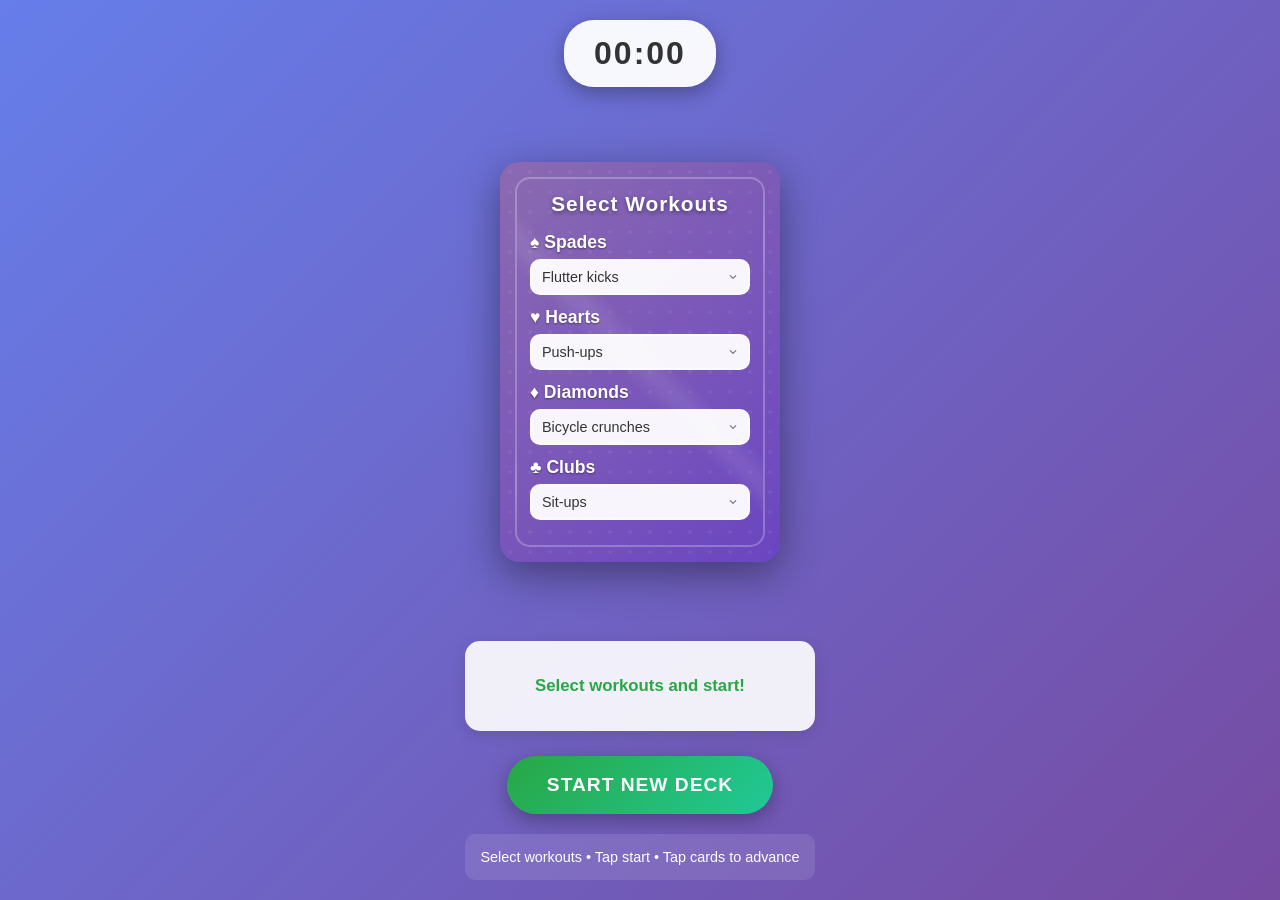
<file: index.html>
<!DOCTYPE html>
<html lang="en">
<head>
    <meta charset="UTF-8">
    <meta name="viewport" content="width=device-width, initial-scale=1.0, maximum-scale=1.0, user-scalable=no">
    <title>Workout Card Deck</title>
    <link rel="stylesheet" href="style.css">
    <link rel="manifest" href="manifest.json">
    <meta name="theme-color" content="#2196F3">
    <meta name="apple-mobile-web-app-capable" content="yes">
    <meta name="apple-mobile-web-app-status-bar-style" content="default">
    <meta name="apple-mobile-web-app-title" content="Card Deck">
</head>
<body>
    <div class="container">
        <!-- Confetti container for celebration animation -->
        <div id="confettiContainer" class="confetti-container"></div>
        
        <header>
            <div class="timer" id="timer">00:00</div>
        </header>

        <main>
            <div class="card-display" id="cardDisplay">
                <!-- Card Back - Workout Selection Interface -->
                <div class="card-back" id="cardBack">
                    <h3>Select Workouts</h3>
                    <div class="workout-selectors">
                        <div class="selector-group">
                            <label class="suit-label">♠️ Spades</label>
                            <select id="spadesWorkout" class="workout-select">
                                <option value="Push-ups">Push-ups</option>
                                <option value="Sit-ups">Sit-ups</option>
                                <option value="Bicycle crunches">Bicycle crunches</option>
                                <option value="Flutter kicks" selected>Flutter kicks</option>
                                <option value="Squats">Squats</option>
                                <option value="Bulgarian split squats">Bulgarian split squats</option>
                                <option value="Reverse lunges">Reverse lunges</option>
                                <option value="Mountain climbers">Mountain climbers</option>
                                <option value="Dips">Dips</option>
                            </select>
                        </div>
                        
                        <div class="selector-group">
                            <label class="suit-label">♥️ Hearts</label>
                            <select id="heartsWorkout" class="workout-select">
                                <option value="Push-ups" selected>Push-ups</option>
                                <option value="Sit-ups">Sit-ups</option>
                                <option value="Bicycle crunches">Bicycle crunches</option>
                                <option value="Flutter kicks">Flutter kicks</option>
                                <option value="Squats">Squats</option>
                                <option value="Bulgarian split squats">Bulgarian split squats</option>
                                <option value="Reverse lunges">Reverse lunges</option>
                                <option value="Mountain climbers">Mountain climbers</option>
                                <option value="Dips">Dips</option>
                            </select>
                        </div>
                        
                        <div class="selector-group">
                            <label class="suit-label">♦️ Diamonds</label>
                            <select id="diamondsWorkout" class="workout-select">
                                <option value="Push-ups">Push-ups</option>
                                <option value="Sit-ups">Sit-ups</option>
                                <option value="Bicycle crunches" selected>Bicycle crunches</option>
                                <option value="Flutter kicks">Flutter kicks</option>
                                <option value="Squats">Squats</option>
                                <option value="Bulgarian split squats">Bulgarian split squats</option>
                                <option value="Reverse lunges">Reverse lunges</option>
                                <option value="Mountain climbers">Mountain climbers</option>
                                <option value="Dips">Dips</option>
                            </select>
                        </div>
                        
                        <div class="selector-group">
                            <label class="suit-label">♣️ Clubs</label>
                            <select id="clubsWorkout" class="workout-select">
                                <option value="Push-ups">Push-ups</option>
                                <option value="Sit-ups" selected>Sit-ups</option>
                                <option value="Bicycle crunches">Bicycle crunches</option>
                                <option value="Flutter kicks">Flutter kicks</option>
                                <option value="Squats">Squats</option>
                                <option value="Bulgarian split squats">Bulgarian split squats</option>
                                <option value="Reverse lunges">Reverse lunges</option>
                                <option value="Mountain climbers">Mountain climbers</option>
                                <option value="Dips">Dips</option>
                            </select>
                        </div>
                    </div>
                </div>

                <!-- Regular Card - Hidden initially -->
                <div class="card clickable hidden" id="currentCard">
                    <div class="card-content">
                        <div class="suit" id="cardSuit">♠</div>
                        <div class="value" id="cardValue">A</div>
                        <div class="suit bottom" id="cardSuitBottom">♠</div>
                    </div>
                </div>
            </div>

            <div class="stats">
                <p id="cardCounter" class="hidden">Card <span id="currentCardNumber">1</span> of <span id="totalCards">52</span></p>
                <p id="deckStatus">Select workouts and start!</p>
            </div>

            <div class="controls">
                <button id="startResetBtn" class="btn primary">Start New Deck</button>
            </div>
        </main>

        <footer>
            <p>Select workouts • Tap start • Tap cards to advance</p>
        </footer>
    </div>

    <script src="script.js"></script>
</body>
</html>
</file>
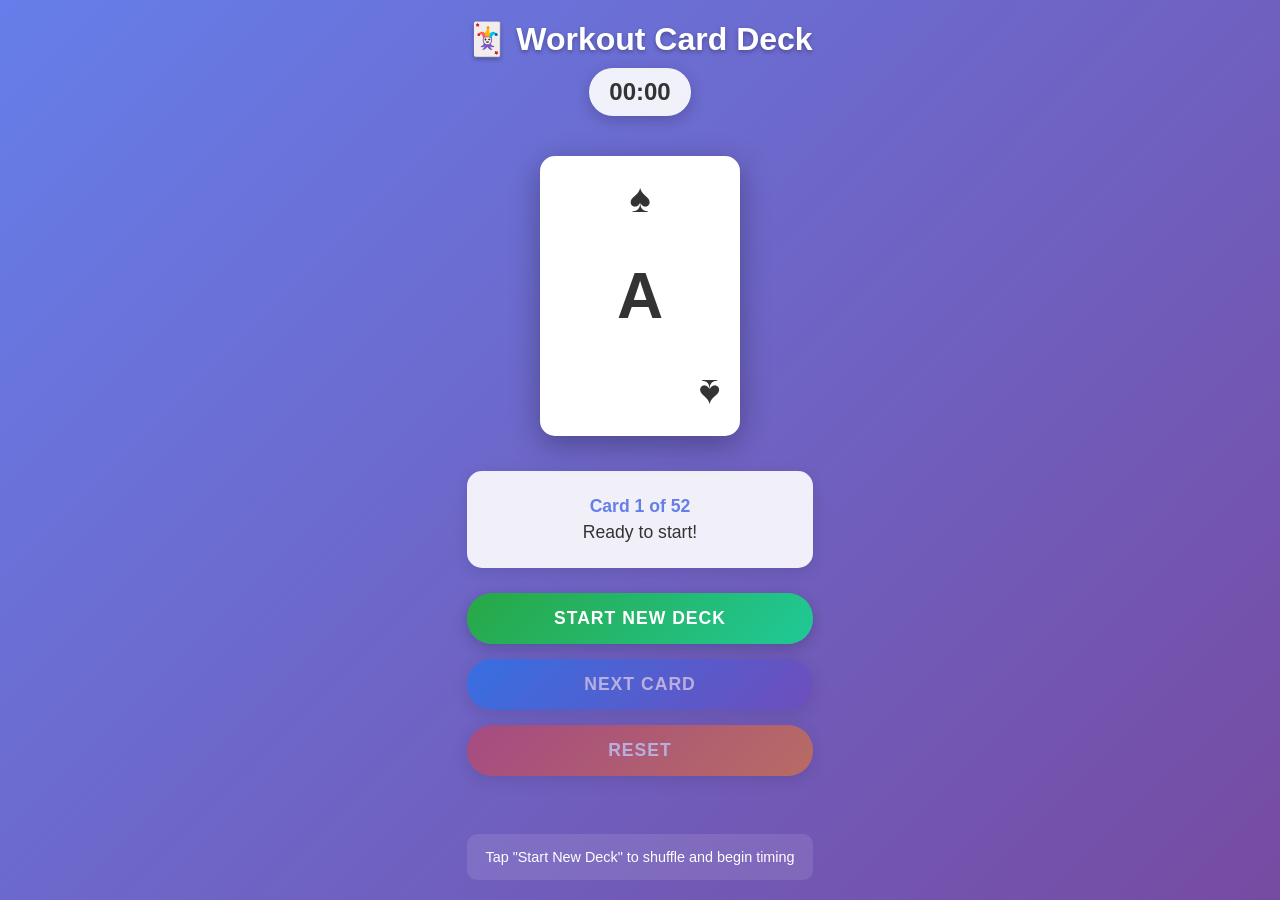
<file: deckofcards/index.html>
<!DOCTYPE html>
<html lang="en">
<head>
    <meta charset="UTF-8">
    <meta name="viewport" content="width=device-width, initial-scale=1.0">
    <title>Workout Card Deck</title>
    <link rel="stylesheet" href="style.css">
    <link rel="manifest" href="manifest.json">
    <meta name="theme-color" content="#2196F3">
    <meta name="apple-mobile-web-app-capable" content="yes">
    <meta name="apple-mobile-web-app-status-bar-style" content="default">
    <meta name="apple-mobile-web-app-title" content="Card Deck">
</head>
<body>
    <div class="container">
        <header>
            <h1>🃏 Workout Card Deck</h1>
            <div class="timer" id="timer">00:00</div>
        </header>

        <main>
            <div class="card-display" id="cardDisplay">
                <div class="card" id="currentCard">
                    <div class="card-content">
                        <div class="suit" id="cardSuit">♠</div>
                        <div class="value" id="cardValue">A</div>
                        <div class="suit bottom" id="cardSuitBottom">♠</div>
                    </div>
                </div>
            </div>

            <div class="stats">
                <p>Card <span id="currentCardNumber">1</span> of <span id="totalCards">52</span></p>
                <p id="deckStatus">Ready to start!</p>
            </div>

            <div class="controls">
                <button id="startBtn" class="btn primary">Start New Deck</button>
                <button id="nextBtn" class="btn secondary" disabled>Next Card</button>
                <button id="resetBtn" class="btn danger" disabled>Reset</button>
            </div>
        </main>

        <footer>
            <p>Tap "Start New Deck" to shuffle and begin timing</p>
        </footer>
    </div>

    <script src="script.js"></script>
</body>
</html>
</file>
<file: style.css>
/* Card Deck PWA Styles - Mobile-First Design */

* {
    margin: 0;
    padding: 0;
    box-sizing: border-box;
    /* Disable text selection on all elements */
    -webkit-user-select: none;
    -moz-user-select: none;
    -ms-user-select: none;
    user-select: none;
    /* Disable context menu on long press */
    -webkit-touch-callout: none;
}

body {
    font-family: -apple-system, BlinkMacSystemFont, 'Segoe UI', Roboto, sans-serif;
    background: linear-gradient(135deg, #667eea 0%, #764ba2 100%);
    color: #333;
    min-height: 100vh;
    display: flex;
    flex-direction: column;
    /* Prevent mobile zoom only - allow natural scrolling */
    touch-action: manipulation;
}

.container {
    max-width: 400px;
    margin: 0 auto;
    padding: 20px;
    display: flex;
    flex-direction: column;
    min-height: 100vh;
}

/* Header - Simplified to just timer */
header {
    text-align: center;
    margin-bottom: 20px;
}

.timer {
    background: rgba(255, 255, 255, 0.95);
    color: #333;
    font-size: 2rem;
    font-weight: bold;
    padding: 15px 30px;
    border-radius: 30px;
    display: inline-block;
    box-shadow: 0 6px 20px rgba(0,0,0,0.3);
    letter-spacing: 2px;
}

/* Utility Classes */
.hidden {
    display: none !important;
}

/* Main Content */
main {
    flex: 1;
    display: flex;
    flex-direction: column;
    gap: 25px;
}

/* Card Display - Much larger cards */
.card-display {
    display: flex;
    justify-content: center;
    align-items: center;
    flex: 1;
    min-height: 400px;
}

/* Card Back Styles */
.card-back {
    width: 280px;
    height: 400px;
    background: linear-gradient(135deg, #8b6bb1 0%, #6b46c1 100%);
    border-radius: 20px;
    box-shadow: 0 12px 40px rgba(0,0,0,0.4);
    display: flex;
    flex-direction: column;
    padding: 30px;
    color: white;
    position: relative;
    overflow: hidden;
}

/* Traditional playing card back pattern */
.card-back::before {
    content: '';
    position: absolute;
    top: 0;
    left: 0;
    right: 0;
    bottom: 0;
    background-image: 
        radial-gradient(circle at 25% 25%, rgba(255,255,255,0.15) 2px, transparent 2px),
        radial-gradient(circle at 75% 25%, rgba(255,255,255,0.15) 2px, transparent 2px),
        radial-gradient(circle at 25% 75%, rgba(255,255,255,0.15) 2px, transparent 2px),
        radial-gradient(circle at 75% 75%, rgba(255,255,255,0.15) 2px, transparent 2px);
    background-size: 40px 40px;
    opacity: 0.4;
    z-index: 1;
}

/* Decorative border pattern */
.card-back::after {
    content: '';
    position: absolute;
    top: 15px;
    left: 15px;
    right: 15px;
    bottom: 15px;
    border: 2px solid rgba(255,255,255,0.25);
    border-radius: 15px;
    z-index: 1;
    background: linear-gradient(45deg, 
        transparent 45%, 
        rgba(255,255,255,0.08) 49%, 
        rgba(255,255,255,0.08) 51%, 
        transparent 55%
    );
}

.card-back > * {
    position: relative;
    z-index: 2;
}

.card-back h3 {
    text-align: center;
    font-size: 1.3rem;
    margin-bottom: 16px;
    color: white;
    text-shadow: 0 2px 4px rgba(0,0,0,0.4);
    font-weight: bold;
    letter-spacing: 1px;
}

/* Completion mode - hide workout selectors but keep card back */
.card-back.completion-mode .workout-selectors {
    display: none;
}

.card-back.completion-mode h3 {
    text-align: center;
    font-size: 2rem;
    margin: 0;
    display: flex;
    align-items: center;
    justify-content: center;
    height: 100%;
}

/* Press animation for completion card - same as regular cards */
.card-back.completion-mode:hover {
    transform: translateY(-3px);
    box-shadow: 0 15px 50px rgba(0,0,0,0.5);
}

.card-back.completion-mode:active {
    transform: translateY(-1px);
    box-shadow: 0 8px 30px rgba(0,0,0,0.4);
}

.card-back.completion-mode.pressed {
    transform: translateY(-2px) scale(1.02);
    box-shadow: 0 10px 35px rgba(0,0,0,0.5);
    transition: all 0.1s ease;
}

.workout-selectors {
    display: flex;
    flex-direction: column;
    gap: 12px;
    flex: 1;
}

.selector-group {
    display: flex;
    flex-direction: column;
    gap: 6px;
}

.suit-label {
    font-size: 1.1rem;
    font-weight: bold;
    color: white;
    text-shadow: 0 1px 2px rgba(0,0,0,0.4);
    display: flex;
    align-items: center;
    gap: 8px;
}

.workout-select {
    padding: 8px 10px;
    border: 2px solid rgba(255,255,255,0.4);
    border-radius: 10px;
    background: rgba(255,255,255,0.95);
    color: #333;
    font-size: 0.9rem;
    font-weight: 500;
    cursor: pointer;
    transition: all 0.3s ease;
    appearance: none;
    background-image: url("data:image/svg+xml,%3csvg xmlns='http://www.w3.org/2000/svg' fill='none' viewBox='0 0 20 20'%3e%3cpath stroke='%236b7280' stroke-linecap='round' stroke-linejoin='round' stroke-width='1.5' d='m6 8 4 4 4-4'/%3e%3c/svg%3e");
    background-position: right 8px center;
    background-repeat: no-repeat;
    background-size: 14px;
    padding-right: 32px;
    /* Allow selection for dropdown functionality */
    -webkit-user-select: auto;
    -moz-user-select: auto;
    -ms-user-select: auto;
    user-select: auto;
}

.workout-select:focus {
    outline: none;
    border-color: rgba(255,255,255,0.8);
    background: white;
    box-shadow: 0 0 0 3px rgba(255,255,255,0.2);
}

.workout-select:hover {
    border-color: rgba(255,255,255,0.7);
    background: rgba(255,255,255,0.98);
}

/* Regular Card Styles */
.card {
    width: 280px;
    height: 400px;
    background: white;
    border-radius: 20px;
    box-shadow: 0 12px 40px rgba(0,0,0,0.4);
    display: flex;
    flex-direction: column;
    justify-content: space-between;
    padding: 30px;
    position: relative;
    transition: all 0.2s ease;
}

.card.clickable {
    cursor: pointer;
}

.card.clickable:hover {
    transform: translateY(-3px);
    box-shadow: 0 15px 50px rgba(0,0,0,0.5);
}

.card.clickable:active {
    transform: translateY(-1px);
    box-shadow: 0 8px 30px rgba(0,0,0,0.4);
}

.card.clickable.pressed {
    transform: translateY(-2px) scale(1.02);
    box-shadow: 0 10px 35px rgba(0,0,0,0.5);
    transition: all 0.1s ease;
}

.card-content {
    height: 100%;
    display: flex;
    flex-direction: column;
    justify-content: space-between;
    align-items: center;
}

.suit {
    font-size: 4.5rem;
    font-weight: bold;
}

.value {
    font-size: 8rem;
    font-weight: bold;
    text-align: center;
    line-height: 0.9;
}

.suit.bottom {
    transform: rotate(180deg);
    align-self: flex-end;
}

/* Card Colors */
.card.red .suit,
.card.red .value {
    color: #dc3545;
}

.card.black .suit,
.card.black .value {
    color: #333;
}

/* Stats */
.stats {
    background: rgba(255, 255, 255, 0.9);
    padding: 20px;
    border-radius: 15px;
    text-align: center;
    box-shadow: 0 4px 15px rgba(0,0,0,0.1);
    height: 90px;
    display: flex;
    flex-direction: column;
    justify-content: center;
    box-sizing: border-box;
}

.stats p {
    margin: 5px 0;
    font-size: 1.1rem;
}

.stats p:first-child {
    font-weight: bold;
    color: #667eea;
}

.stats p:last-child {
    font-weight: 600;
    color: #28a745;
    font-size: 1.05rem;
}

/* Controls - Simplified to one button */
.controls {
    display: flex;
    justify-content: center;
}

.btn {
    padding: 18px 40px;
    border: none;
    border-radius: 30px;
    font-size: 1.2rem;
    font-weight: bold;
    cursor: pointer;
    transition: all 0.2s ease;
    box-shadow: 0 6px 20px rgba(0,0,0,0.3);
    text-transform: uppercase;
    letter-spacing: 1px;
    min-width: 200px;
    /* Prevent mobile touch feedback layout shifts */
    -webkit-tap-highlight-color: transparent;
    touch-action: manipulation;
}

.btn:active {
    transform: translateY(1px);
    box-shadow: 0 4px 15px rgba(0,0,0,0.3);
}

.btn:disabled {
    opacity: 0.5;
    cursor: not-allowed;
    transform: none !important;
}

.btn.primary {
    background: linear-gradient(135deg, #28a745, #20c997);
    color: white;
}

@media (hover: hover) {
    .btn.primary:hover:not(:disabled) {
        background: linear-gradient(135deg, #218838, #1aa179);
        transform: translateY(-1px);
        box-shadow: 0 8px 25px rgba(0,0,0,0.4);
    }
}

.btn.danger {
    background: linear-gradient(135deg, #dc3545, #c82333);
    color: white;
    position: relative;
    overflow: hidden;
}

/* Only apply hover effects on devices that can actually hover */
@media (hover: hover) {
    .btn.danger:hover:not(:disabled) {
        background: linear-gradient(135deg, #c82333, #bd2130);
        transform: translateY(-1px);
        box-shadow: 0 8px 25px rgba(220, 53, 69, 0.4);
    }
}

.btn.danger .progress-fill {
    position: absolute;
    top: 0;
    left: 0;
    height: 100%;
    width: 0%;
    background: linear-gradient(135deg, #bd2130, #a71e2a);
    transition: none;
    border-radius: 30px;
    z-index: 1;
}

.btn.danger .btn-text {
    position: relative;
    z-index: 2;
}

/* Footer */
footer {
    text-align: center;
    margin-top: 20px;
    padding: 15px;
    background: rgba(255, 255, 255, 0.1);
    border-radius: 10px;
    color: white;
    font-size: 0.9rem;
}

/* Responsive Design */

/* Large phones (iPhone 14 Pro Max, etc.) - 415px to 480px width */
@media (max-width: 480px) and (min-width: 415px) {
    .container {
        padding: 20px;
    }
    
    .card, .card-back {
        width: 320px;
        height: 450px;
        padding: 30px;
    }
    
    .card-back h3 {
        font-size: 1.4rem;
        margin-bottom: 16px;
    }
    
    .workout-selectors {
        gap: 12px;
    }
    
    .selector-group {
        gap: 6px;
    }
    
    .suit-label {
        font-size: 1.1rem;
    }
    
    .workout-select {
        padding: 9px 11px;
        font-size: 0.9rem;
        padding-right: 35px;
        background-size: 15px;
        background-position: right 8px center;
    }
    
    .value {
        font-size: 8.5rem;
    }
    
    .suit {
        font-size: 5rem;
    }
    
    .timer {
        font-size: 2rem;
        padding: 15px 30px;
    }
    
    .btn {
        padding: 18px 40px;
        font-size: 1.2rem;
        min-width: 200px;
    }
    
    .stats {
        height: 95px;
    }
}

/* Standard mobile phones - up to 414px width */
@media (max-width: 414px) {
    .container {
        padding: 15px;
    }
    
    .card, .card-back {
        width: 280px;
        height: 400px;
        padding: 30px;
    }
    
    .card-back h3 {
        font-size: 1.25rem;
        margin-bottom: 14px;
    }
    
    .workout-selectors {
        gap: 9px;
    }
    
    .selector-group {
        gap: 4px;
    }
    
    .suit-label {
        font-size: 1rem;
    }
    
    .workout-select {
        padding: 8px 10px;
        font-size: 0.85rem;
        padding-right: 32px;
        background-size: 13px;
        background-position: right 7px center;
    }
    
    .value {
        font-size: 7.5rem;
    }
    
    .suit {
        font-size: 4.5rem;
    }
    
    .timer {
        font-size: 1.8rem;
        padding: 14px 28px;
    }
    
    .btn {
        padding: 16px 35px;
        font-size: 1.15rem;
        min-width: 190px;
    }
    
    .stats {
        height: 88px;
    }
}

/* Small phones (iPhone SE, etc.) - up to 375px width */
@media (max-width: 375px) {
    .container {
        padding: 12px;
    }
    
    .card, .card-back {
        width: 260px;
        height: 380px;
        padding: 25px;
    }
    
    .card-back h3 {
        font-size: 1.2rem;
        margin-bottom: 12px;
    }
    
    .workout-selectors {
        gap: 8px;
    }
    
    .selector-group {
        gap: 3px;
    }
    
    .suit-label {
        font-size: 0.95rem;
    }
    
    .workout-select {
        padding: 7px 9px;
        font-size: 0.8rem;
        padding-right: 30px;
        background-size: 12px;
        background-position: right 6px center;
    }
    
    .value {
        font-size: 6.5rem;
    }
    
    .suit {
        font-size: 4rem;
    }
    
    .timer {
        font-size: 1.6rem;
        padding: 12px 24px;
    }
    
    .btn {
        padding: 14px 30px;
        font-size: 1.1rem;
        min-width: 170px;
    }
    
    .stats {
        height: 85px;
    }
}

/* Confetti Animation */
.confetti-container {
    position: fixed;
    top: 0;
    left: 0;
    width: 100%;
    height: 100%;
    pointer-events: none;
    z-index: 1000;
    overflow: hidden;
}

.confetti-piece {
    position: absolute;
    width: 10px;
    height: 10px;
    background: #ff6b6b;
    pointer-events: none;
    border-radius: 2px;
}

.confetti-piece.square {
    border-radius: 2px;
}

.confetti-piece.circle {
    border-radius: 50%;
}

/* Confetti colors */
.confetti-piece.red { background: #ff6b6b; }
.confetti-piece.blue { background: #4ecdc4; }
.confetti-piece.yellow { background: #ffe66d; }
.confetti-piece.green { background: #95e1d3; }
.confetti-piece.purple { background: #a8e6cf; }
.confetti-piece.orange { background: #ffaaa5; }

/* Confetti fall animation - combined fall, sway, and rotation */
@keyframes confetti-dance {
    0% {
        transform: translateY(-50px) translateX(0px) rotate(0deg);
        opacity: 1;
    }
    25% {
        transform: translateY(25vh) translateX(-15px) rotate(180deg);
        opacity: 0.9;
    }
    50% {
        transform: translateY(50vh) translateX(10px) rotate(360deg);
        opacity: 0.7;
    }
    75% {
        transform: translateY(75vh) translateX(-10px) rotate(540deg);
        opacity: 0.5;
    }
    100% {
        transform: translateY(100vh) translateX(5px) rotate(720deg);
        opacity: 0;
    }
}

.confetti-piece {
    animation: confetti-dance 3s ease-out forwards;
}
</file>
<file: deckofcards/style.css>
/* Card Deck PWA Styles - Mobile-First Design */

* {
    margin: 0;
    padding: 0;
    box-sizing: border-box;
}

body {
    font-family: -apple-system, BlinkMacSystemFont, 'Segoe UI', Roboto, sans-serif;
    background: linear-gradient(135deg, #667eea 0%, #764ba2 100%);
    color: #333;
    min-height: 100vh;
    display: flex;
    flex-direction: column;
}

.container {
    max-width: 400px;
    margin: 0 auto;
    padding: 20px;
    display: flex;
    flex-direction: column;
    min-height: 100vh;
}

/* Header */
header {
    text-align: center;
    margin-bottom: 30px;
}

header h1 {
    color: white;
    font-size: 2rem;
    margin-bottom: 10px;
    text-shadow: 0 2px 4px rgba(0,0,0,0.3);
}

.timer {
    background: rgba(255, 255, 255, 0.9);
    color: #333;
    font-size: 1.5rem;
    font-weight: bold;
    padding: 10px 20px;
    border-radius: 25px;
    display: inline-block;
    box-shadow: 0 4px 15px rgba(0,0,0,0.2);
}

/* Main Content */
main {
    flex: 1;
    display: flex;
    flex-direction: column;
    gap: 25px;
}

/* Card Display */
.card-display {
    display: flex;
    justify-content: center;
    align-items: center;
    min-height: 300px;
}

.card {
    width: 200px;
    height: 280px;
    background: white;
    border-radius: 15px;
    box-shadow: 0 8px 30px rgba(0,0,0,0.3);
    display: flex;
    flex-direction: column;
    justify-content: space-between;
    padding: 20px;
    position: relative;
    transition: transform 0.3s ease;
}

.card:active {
    transform: scale(0.95);
}

.card-content {
    height: 100%;
    display: flex;
    flex-direction: column;
    justify-content: space-between;
    align-items: center;
}

.suit {
    font-size: 2.5rem;
    font-weight: bold;
}

.value {
    font-size: 4rem;
    font-weight: bold;
    text-align: center;
}

.suit.bottom {
    transform: rotate(180deg);
    align-self: flex-end;
}

/* Card Colors */
.card.red .suit,
.card.red .value {
    color: #dc3545;
}

.card.black .suit,
.card.black .value {
    color: #333;
}

/* Stats */
.stats {
    background: rgba(255, 255, 255, 0.9);
    padding: 20px;
    border-radius: 15px;
    text-align: center;
    box-shadow: 0 4px 15px rgba(0,0,0,0.1);
}

.stats p {
    margin: 5px 0;
    font-size: 1.1rem;
}

.stats p:first-child {
    font-weight: bold;
    color: #667eea;
}

/* Controls */
.controls {
    display: flex;
    flex-direction: column;
    gap: 15px;
}

.btn {
    padding: 15px 25px;
    border: none;
    border-radius: 25px;
    font-size: 1.1rem;
    font-weight: bold;
    cursor: pointer;
    transition: all 0.3s ease;
    box-shadow: 0 4px 15px rgba(0,0,0,0.2);
    text-transform: uppercase;
    letter-spacing: 1px;
}

.btn:active {
    transform: translateY(2px);
    box-shadow: 0 2px 8px rgba(0,0,0,0.2);
}

.btn:disabled {
    opacity: 0.5;
    cursor: not-allowed;
    transform: none !important;
}

.btn.primary {
    background: linear-gradient(135deg, #28a745, #20c997);
    color: white;
}

.btn.primary:hover:not(:disabled) {
    background: linear-gradient(135deg, #218838, #1aa179);
}

.btn.secondary {
    background: linear-gradient(135deg, #007bff, #6f42c1);
    color: white;
}

.btn.secondary:hover:not(:disabled) {
    background: linear-gradient(135deg, #0056b3, #5a2d91);
}

.btn.danger {
    background: linear-gradient(135deg, #dc3545, #fd7e14);
    color: white;
}

.btn.danger:hover:not(:disabled) {
    background: linear-gradient(135deg, #c82333, #e8650e);
}

/* Footer */
footer {
    text-align: center;
    margin-top: 20px;
    padding: 15px;
    background: rgba(255, 255, 255, 0.1);
    border-radius: 10px;
    color: white;
    font-size: 0.9rem;
}

/* Responsive Design */
@media (max-width: 480px) {
    .container {
        padding: 15px;
    }
    
    .card {
        width: 180px;
        height: 252px;
        padding: 15px;
    }
    
    .value {
        font-size: 3.5rem;
    }
    
    .suit {
        font-size: 2rem;
    }
    
    header h1 {
        font-size: 1.8rem;
    }
    
    .timer {
        font-size: 1.3rem;
        padding: 8px 16px;
    }
}

/* Landscape orientation on mobile */
@media (max-height: 600px) and (orientation: landscape) {
    .container {
        max-width: 100%;
        padding: 10px;
    }
    
    main {
        flex-direction: row;
        gap: 20px;
        align-items: center;
    }
    
    .card-display {
        flex: 1;
        min-height: auto;
    }
    
    .card {
        width: 140px;
        height: 196px;
    }
    
    .value {
        font-size: 2.5rem;
    }
    
    .controls {
        width: 200px;
    }
}
</file>
